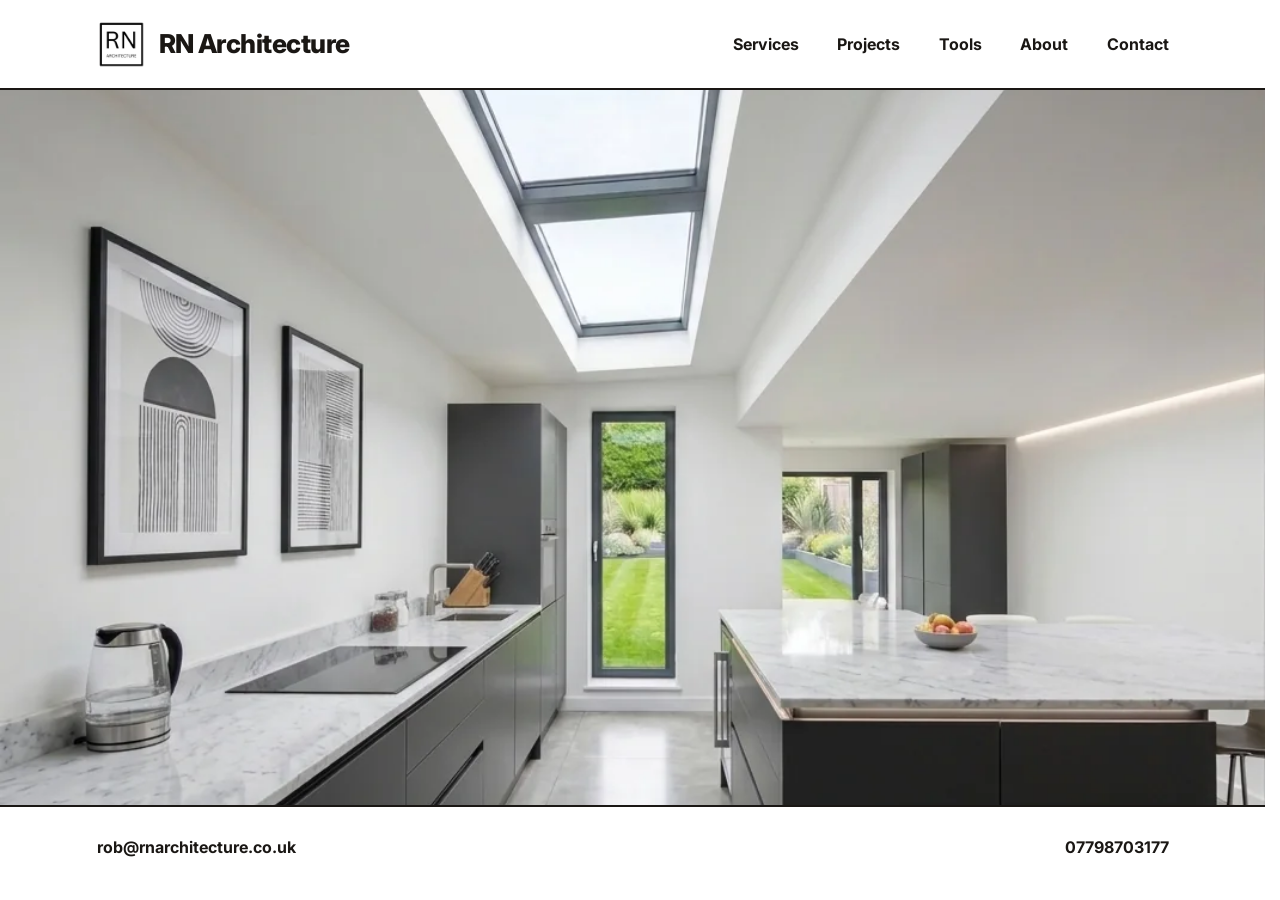
<file: index.html>
<!doctype html>
<html lang="en-GB">
<head>
<meta charset="utf-8">
<meta name="viewport" content="width=device-width, initial-scale=1">
<title>RN Architecture | Residential planning drawings in Devon</title>
<meta name="description" content="Residential planning drawings and planning applications in Devon, from Chartered Architectural Technologist Rob Nickels.">
<link rel="preconnect" href="https://fonts.googleapis.com">
<link rel="preconnect" href="https://fonts.gstatic.com" crossorigin>
<link rel="stylesheet" href="https://fonts.googleapis.com/css2?family=Inter:wght@400;500;600;700;800&display=swap">
<link rel="icon" href="logo.png">
<link rel="stylesheet" href="style.css">
</head>
<body class="home">
<header><div class="wrap">
<a class="mark" href="index.html"><img src="logo.png" alt="" width="48" height="48">RN Architecture</a>
<nav aria-label="Main">
<a href="services.html">Services</a>
<a href="projects.html">Projects</a>
<a href="tools.html">Tools</a>
<a href="about.html">About</a>
<a href="contact.html">Contact</a>
</nav>
</div></header>
<main>
<section class="hero">
<img class="bg" src="images/hero-kitchen.webp" alt="Modern kitchen extension with a long rooflight over a marble worktop and island" width="1058" height="992" fetchpriority="high">
<h1 class="sr">RN Architecture</h1>
</section>
</main>
<footer><div class="wrap">
<a href="mailto:rob@rnarchitecture.co.uk">rob@rnarchitecture.co.uk</a>
<a href="tel:+447798703177">07798703177</a>
</div></footer>
</body>
</html>
</file>
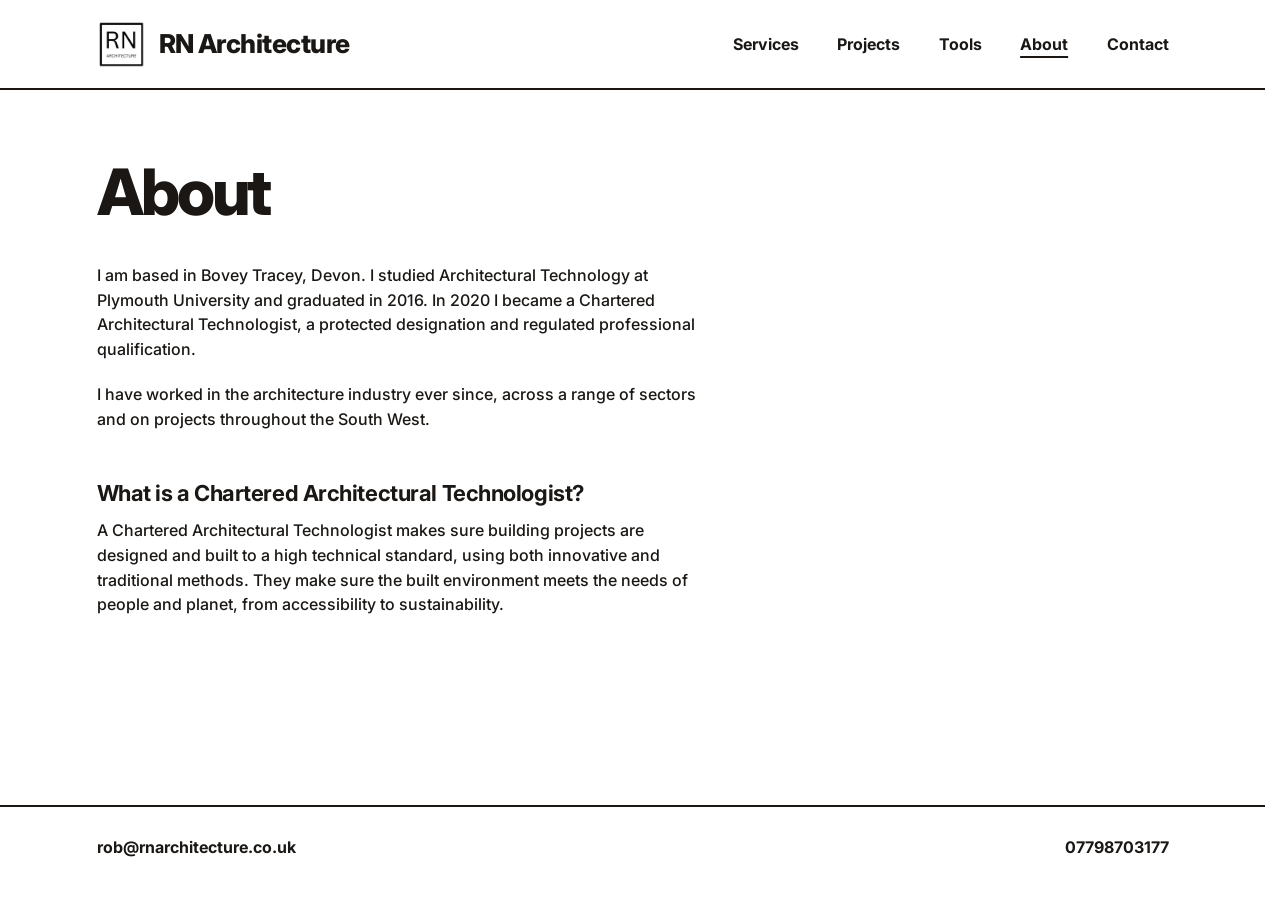
<file: about.html>
<!doctype html>
<html lang="en-GB">
<head>
<meta charset="utf-8">
<meta name="viewport" content="width=device-width, initial-scale=1">
<title>About | RN Architecture</title>
<meta name="description" content="Rob Nickels is a Chartered Architectural Technologist based in Bovey Tracey, Devon.">
<link rel="preconnect" href="https://fonts.googleapis.com">
<link rel="preconnect" href="https://fonts.gstatic.com" crossorigin>
<link rel="stylesheet" href="https://fonts.googleapis.com/css2?family=Inter:wght@400;500;600;700;800&display=swap">
<link rel="icon" href="logo.png">
<link rel="stylesheet" href="style.css">
</head>
<body>
<header><div class="wrap">
<a class="mark" href="index.html"><img src="logo.png" alt="" width="48" height="48">RN Architecture</a>
<nav aria-label="Main">
<a href="services.html">Services</a>
<a href="projects.html">Projects</a>
<a href="tools.html">Tools</a>
<a href="about.html" aria-current="page">About</a>
<a href="contact.html">Contact</a>
</nav>
</div></header>
<main><div class="wrap">
<h1>About</h1>
<div class="prose">
<p>I am based in Bovey Tracey, Devon. I studied Architectural Technology at Plymouth University and graduated in 2016. In 2020 I became a Chartered Architectural Technologist, a protected designation and regulated professional qualification.</p>
<p>I have worked in the architecture industry ever since, across a range of sectors and on projects throughout the South West.</p>
<h2>What is a Chartered Architectural Technologist?</h2>
<p>A Chartered Architectural Technologist makes sure building projects are designed and built to a high technical standard, using both innovative and traditional methods. They make sure the built environment meets the needs of people and planet, from accessibility to sustainability.</p>
</div>
</div></main>
<footer><div class="wrap">
<a href="mailto:rob@rnarchitecture.co.uk">rob@rnarchitecture.co.uk</a>
<a href="tel:+447798703177">07798703177</a>
</div></footer>
</body>
</html>
</file>
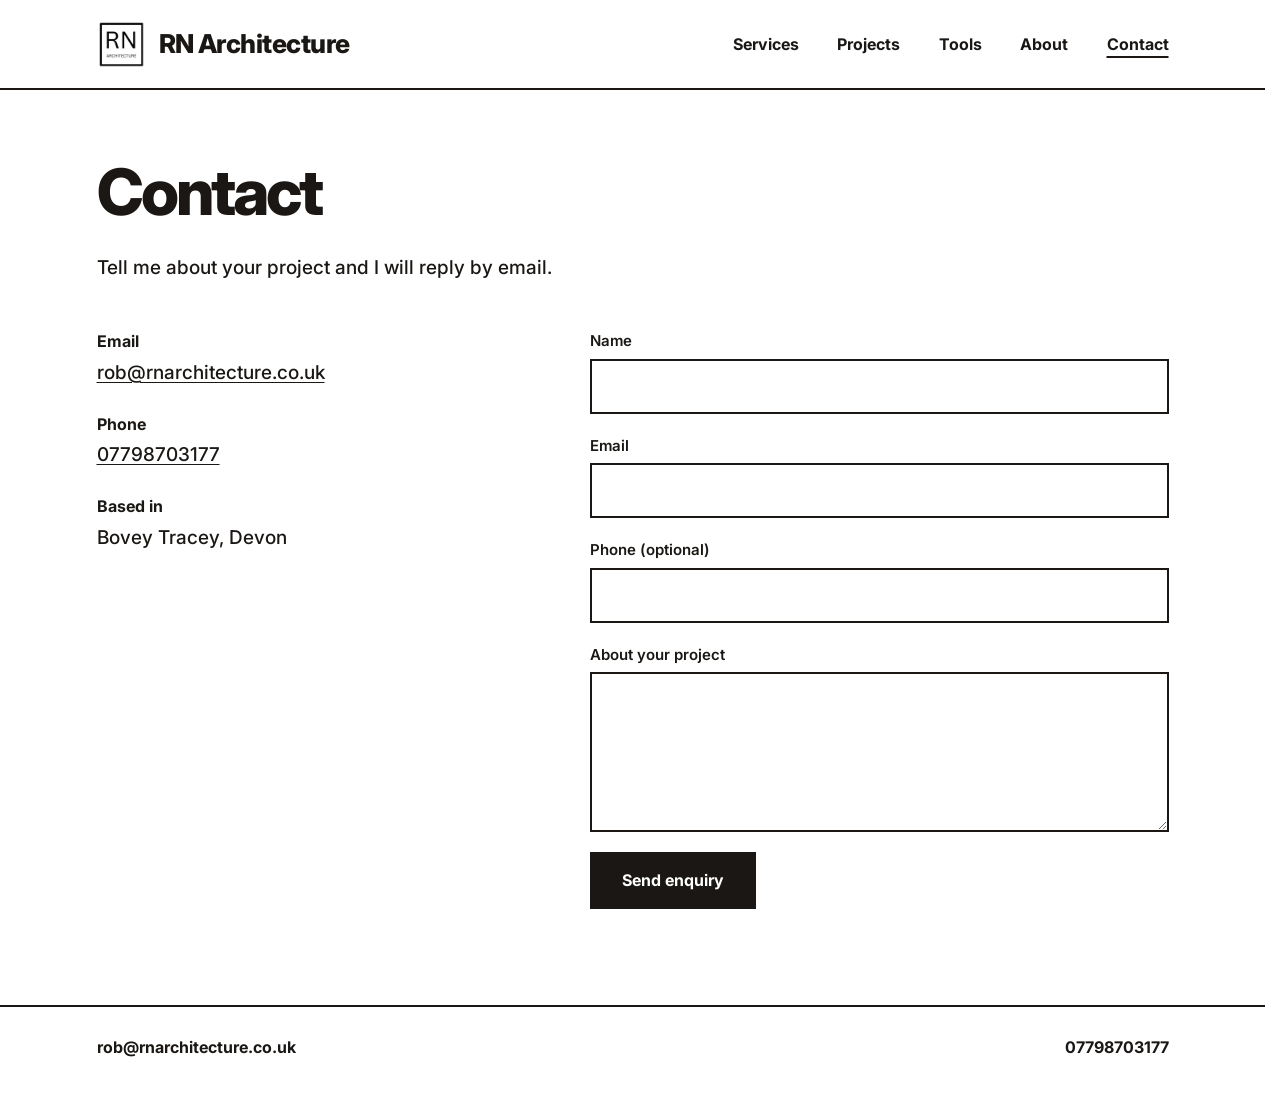
<file: contact.html>
<!doctype html>
<html lang="en-GB">
<head>
<meta charset="utf-8">
<meta name="viewport" content="width=device-width, initial-scale=1">
<title>Contact | RN Architecture</title>
<meta name="description" content="Get in touch to discuss a residential planning project in Devon.">
<link rel="preconnect" href="https://fonts.googleapis.com">
<link rel="preconnect" href="https://fonts.gstatic.com" crossorigin>
<link rel="stylesheet" href="https://fonts.googleapis.com/css2?family=Inter:wght@400;500;600;700;800&display=swap">
<link rel="icon" href="logo.png">
<link rel="stylesheet" href="style.css">
</head>
<body>
<header><div class="wrap">
<a class="mark" href="index.html"><img src="logo.png" alt="" width="48" height="48">RN Architecture</a>
<nav aria-label="Main">
<a href="services.html">Services</a>
<a href="projects.html">Projects</a>
<a href="tools.html">Tools</a>
<a href="about.html">About</a>
<a href="contact.html" aria-current="page">Contact</a>
</nav>
</div></header>
<main><div class="wrap">
<h1>Contact</h1>
<p class="lead">Tell me about your project and I will reply by email.</p>
<div class="cols">
<dl>
<dt>Email</dt><dd><a href="mailto:rob@rnarchitecture.co.uk">rob@rnarchitecture.co.uk</a></dd>
<dt>Phone</dt><dd><a href="tel:+447798703177">07798703177</a></dd>
<dt>Based in</dt><dd>Bovey Tracey, Devon</dd>
</dl>
<form name="enquiry" method="POST" action="thanks.html" data-netlify="true" netlify-honeypot="bot-field">
<input type="hidden" name="form-name" value="enquiry">
<p class="hp"><label>Leave this empty <input name="bot-field"></label></p>
<label>Name <input type="text" name="name" autocomplete="name" required></label>
<label>Email <input type="email" name="email" autocomplete="email" required></label>
<label>Phone (optional) <input type="tel" name="phone" autocomplete="tel"></label>
<label>About your project <textarea name="message" required></textarea></label>
<button type="submit">Send enquiry</button>
</form>
</div>
</div></main>
<footer><div class="wrap">
<a href="mailto:rob@rnarchitecture.co.uk">rob@rnarchitecture.co.uk</a>
<a href="tel:+447798703177">07798703177</a>
</div></footer>
</body>
</html>
</file>
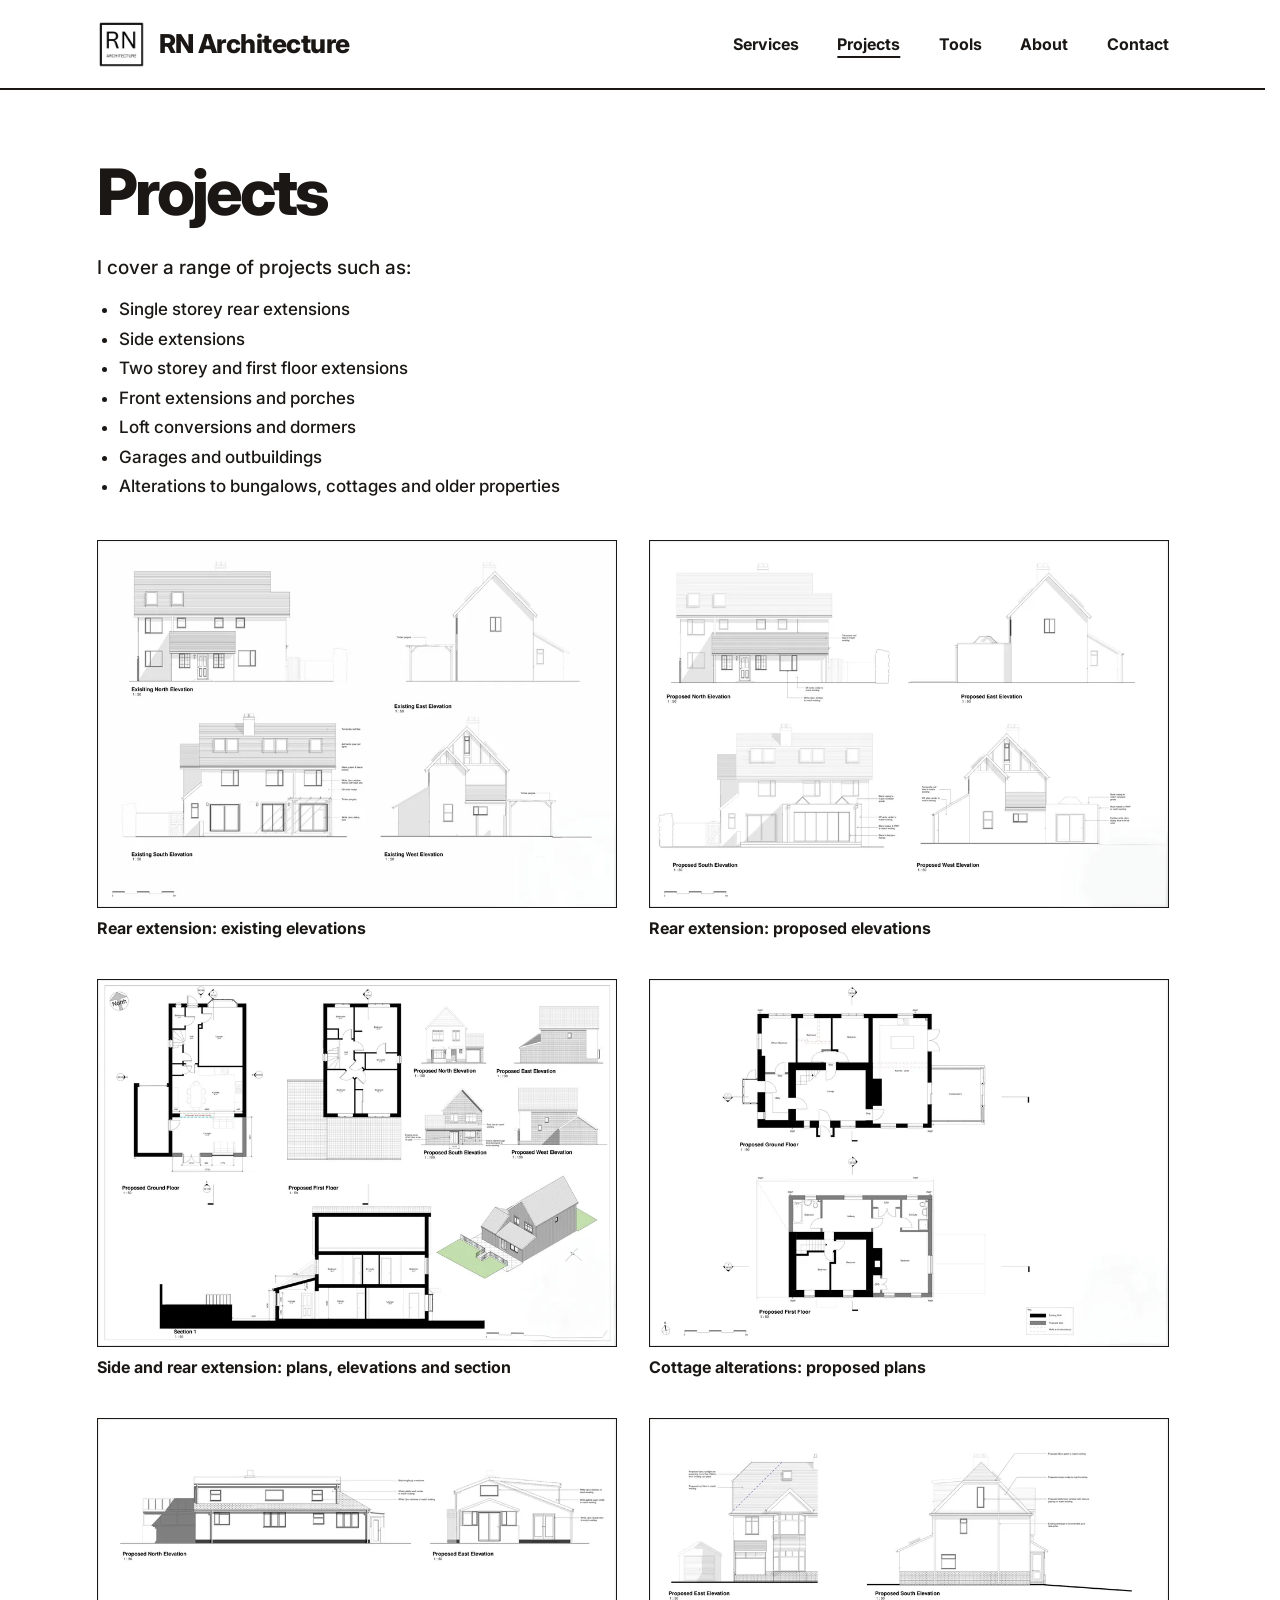
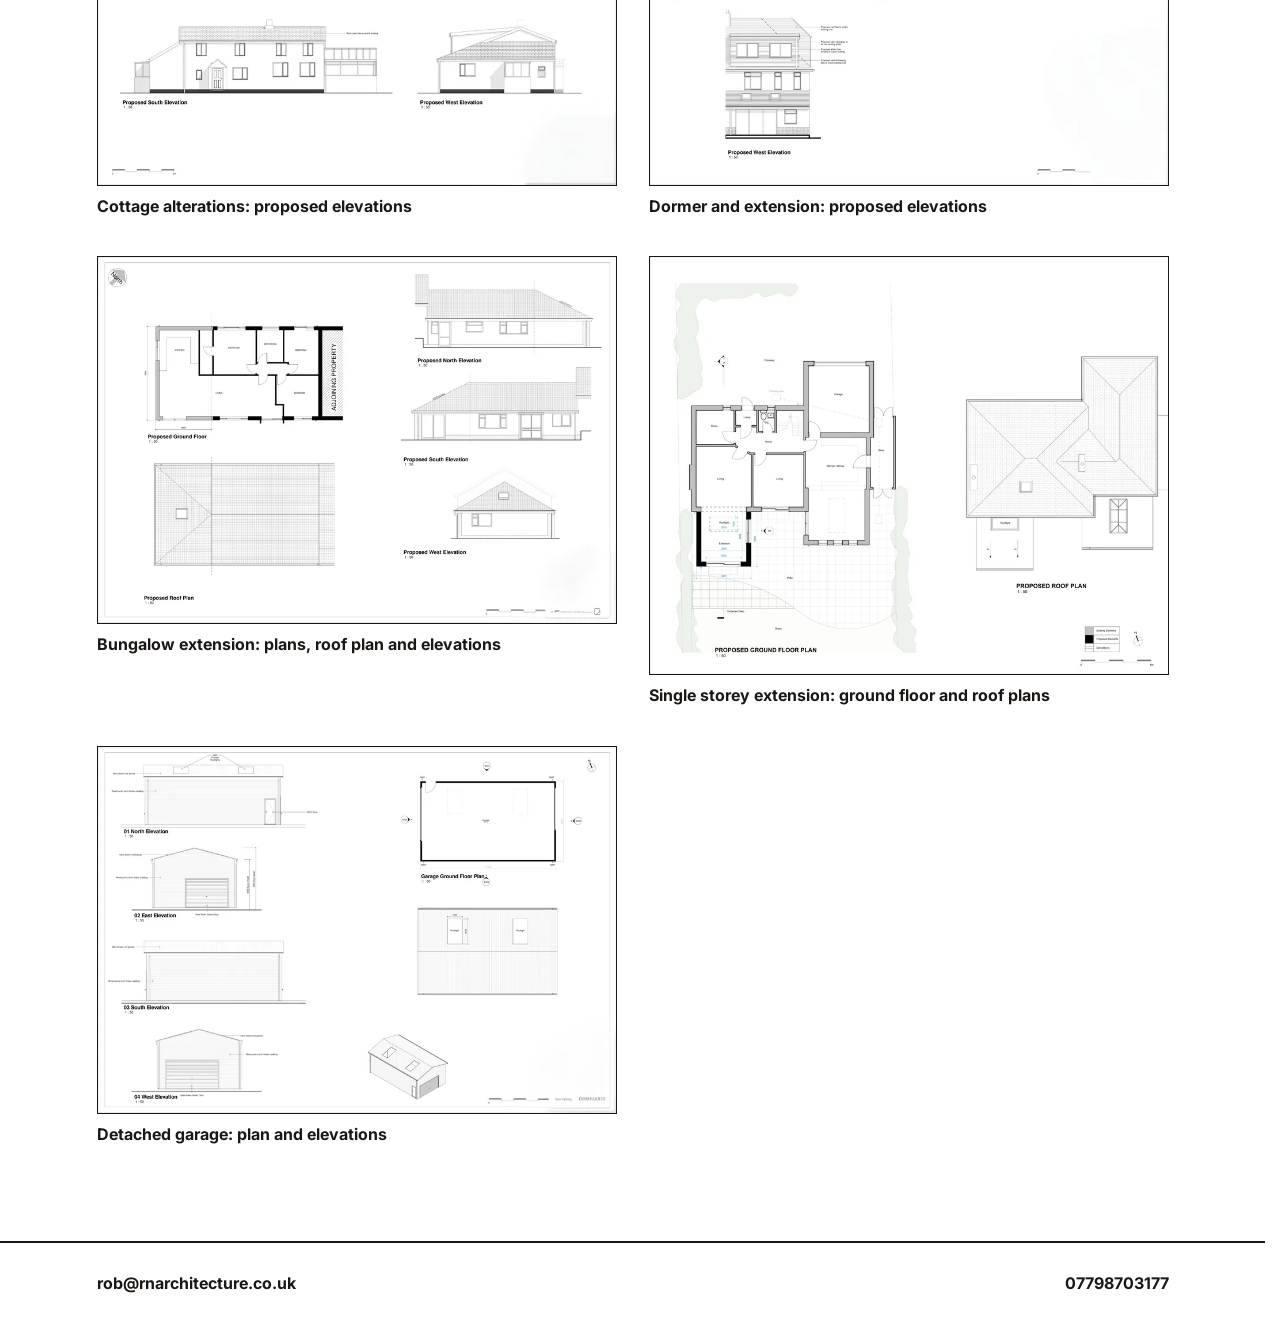
<file: projects.html>
<!doctype html>
<html lang="en-GB">
<head>
<meta charset="utf-8">
<meta name="viewport" content="width=device-width, initial-scale=1">
<title>Projects | RN Architecture</title>
<meta name="description" content="Selected residential planning projects across Devon: extensions, garages and workshops.">
<link rel="preconnect" href="https://fonts.googleapis.com">
<link rel="preconnect" href="https://fonts.gstatic.com" crossorigin>
<link rel="stylesheet" href="https://fonts.googleapis.com/css2?family=Inter:wght@400;500;600;700;800&display=swap">
<link rel="icon" href="logo.png">
<link rel="stylesheet" href="style.css">
</head>
<body>
<header><div class="wrap">
<a class="mark" href="index.html"><img src="logo.png" alt="" width="48" height="48">RN Architecture</a>
<nav aria-label="Main">
<a href="services.html">Services</a>
<a href="projects.html" aria-current="page">Projects</a>
<a href="tools.html">Tools</a>
<a href="about.html">About</a>
<a href="contact.html">Contact</a>
</nav>
</div></header>
<main><div class="wrap">
<h1>Projects</h1>
<p class="lead">I cover a range of projects such as:</p>
<ul class="bullets">
<li>Single storey rear extensions</li>
<li>Side extensions</li>
<li>Two storey and first floor extensions</li>
<li>Front extensions and porches</li>
<li>Loft conversions and dormers</li>
<li>Garages and outbuildings</li>
<li>Alterations to bungalows, cottages and older properties</li>
</ul>
<div class="gallery">
<figure><div class="shot"><img src="images/rear-extension-existing.webp" srcset="images/rear-extension-existing.webp 900w, images/rear-extension-existing-full.webp 2000w" sizes="(max-width:760px) 100vw, 560px" alt="Existing north, east, south and west elevations of a two-storey house, drawn at 1:50" width="900" height="636" loading="lazy"></div><figcaption>Rear extension: existing elevations</figcaption></figure>
<figure><div class="shot"><img src="images/rear-extension-proposed.webp" srcset="images/rear-extension-proposed.webp 900w, images/rear-extension-proposed-full.webp 2000w" sizes="(max-width:760px) 100vw, 560px" alt="Proposed elevations showing a single storey rear extension with bi-fold doors and roof lanterns, drawn at 1:50" width="900" height="636" loading="lazy"></div><figcaption>Rear extension: proposed elevations</figcaption></figure>
<figure><div class="shot"><img src="images/side-rear-extension.webp" srcset="images/side-rear-extension.webp 900w, images/side-rear-extension-full.webp 2000w" sizes="(max-width:760px) 100vw, 560px" alt="Proposed floor plans, elevations, section and 3D view of a side and rear extension to a house" width="900" height="636" loading="lazy"></div><figcaption>Side and rear extension: plans, elevations and section</figcaption></figure>
<figure><div class="shot"><img src="images/cottage-plans.webp" srcset="images/cottage-plans.webp 900w, images/cottage-plans-full.webp 2000w" sizes="(max-width:760px) 100vw, 560px" alt="Proposed ground and first floor plans for alterations to a cottage, drawn at 1:50" width="900" height="636" loading="lazy"></div><figcaption>Cottage alterations: proposed plans</figcaption></figure>
<figure><div class="shot"><img src="images/cottage-elevations.webp" srcset="images/cottage-elevations.webp 900w, images/cottage-elevations-full.webp 2000w" sizes="(max-width:760px) 100vw, 560px" alt="Proposed north, east, south and west elevations for alterations to a cottage, drawn at 1:50" width="900" height="636" loading="lazy"></div><figcaption>Cottage alterations: proposed elevations</figcaption></figure>
<figure><div class="shot"><img src="images/dormer-extension.webp" srcset="images/dormer-extension.webp 900w, images/dormer-extension-full.webp 2000w" sizes="(max-width:760px) 100vw, 560px" alt="Proposed east, south and west elevations showing a rear dormer and ground floor extension, drawn at 1:50" width="900" height="636" loading="lazy"></div><figcaption>Dormer and extension: proposed elevations</figcaption></figure>
<figure><div class="shot"><img src="images/bungalow-extension.webp" srcset="images/bungalow-extension.webp 900w, images/bungalow-extension-full.webp 2000w" sizes="(max-width:760px) 100vw, 560px" alt="Proposed ground floor plan, roof plan and elevations of an extension to a bungalow" width="900" height="636" loading="lazy"></div><figcaption>Bungalow extension: plans, roof plan and elevations</figcaption></figure>
<figure><div class="shot"><img src="images/single-storey-extension.webp" srcset="images/single-storey-extension.webp 900w, images/single-storey-extension-full.webp 2000w" sizes="(max-width:760px) 100vw, 560px" alt="Proposed ground floor plan and roof plan showing a small single storey extension with rooflight, drawn at 1:50" width="900" height="724" loading="lazy"></div><figcaption>Single storey extension: ground floor and roof plans</figcaption></figure>
<figure><div class="shot"><img src="images/detached-garage.webp" srcset="images/detached-garage.webp 900w, images/detached-garage-full.webp 2000w" sizes="(max-width:760px) 100vw, 560px" alt="Plan, elevations and 3D view of a detached timber-clad garage" width="900" height="636" loading="lazy"></div><figcaption>Detached garage: plan and elevations</figcaption></figure>
</div>
</div></main>
<footer><div class="wrap">
<a href="mailto:rob@rnarchitecture.co.uk">rob@rnarchitecture.co.uk</a>
<a href="tel:+447798703177">07798703177</a>
</div></footer>
</body>
</html>
</file>
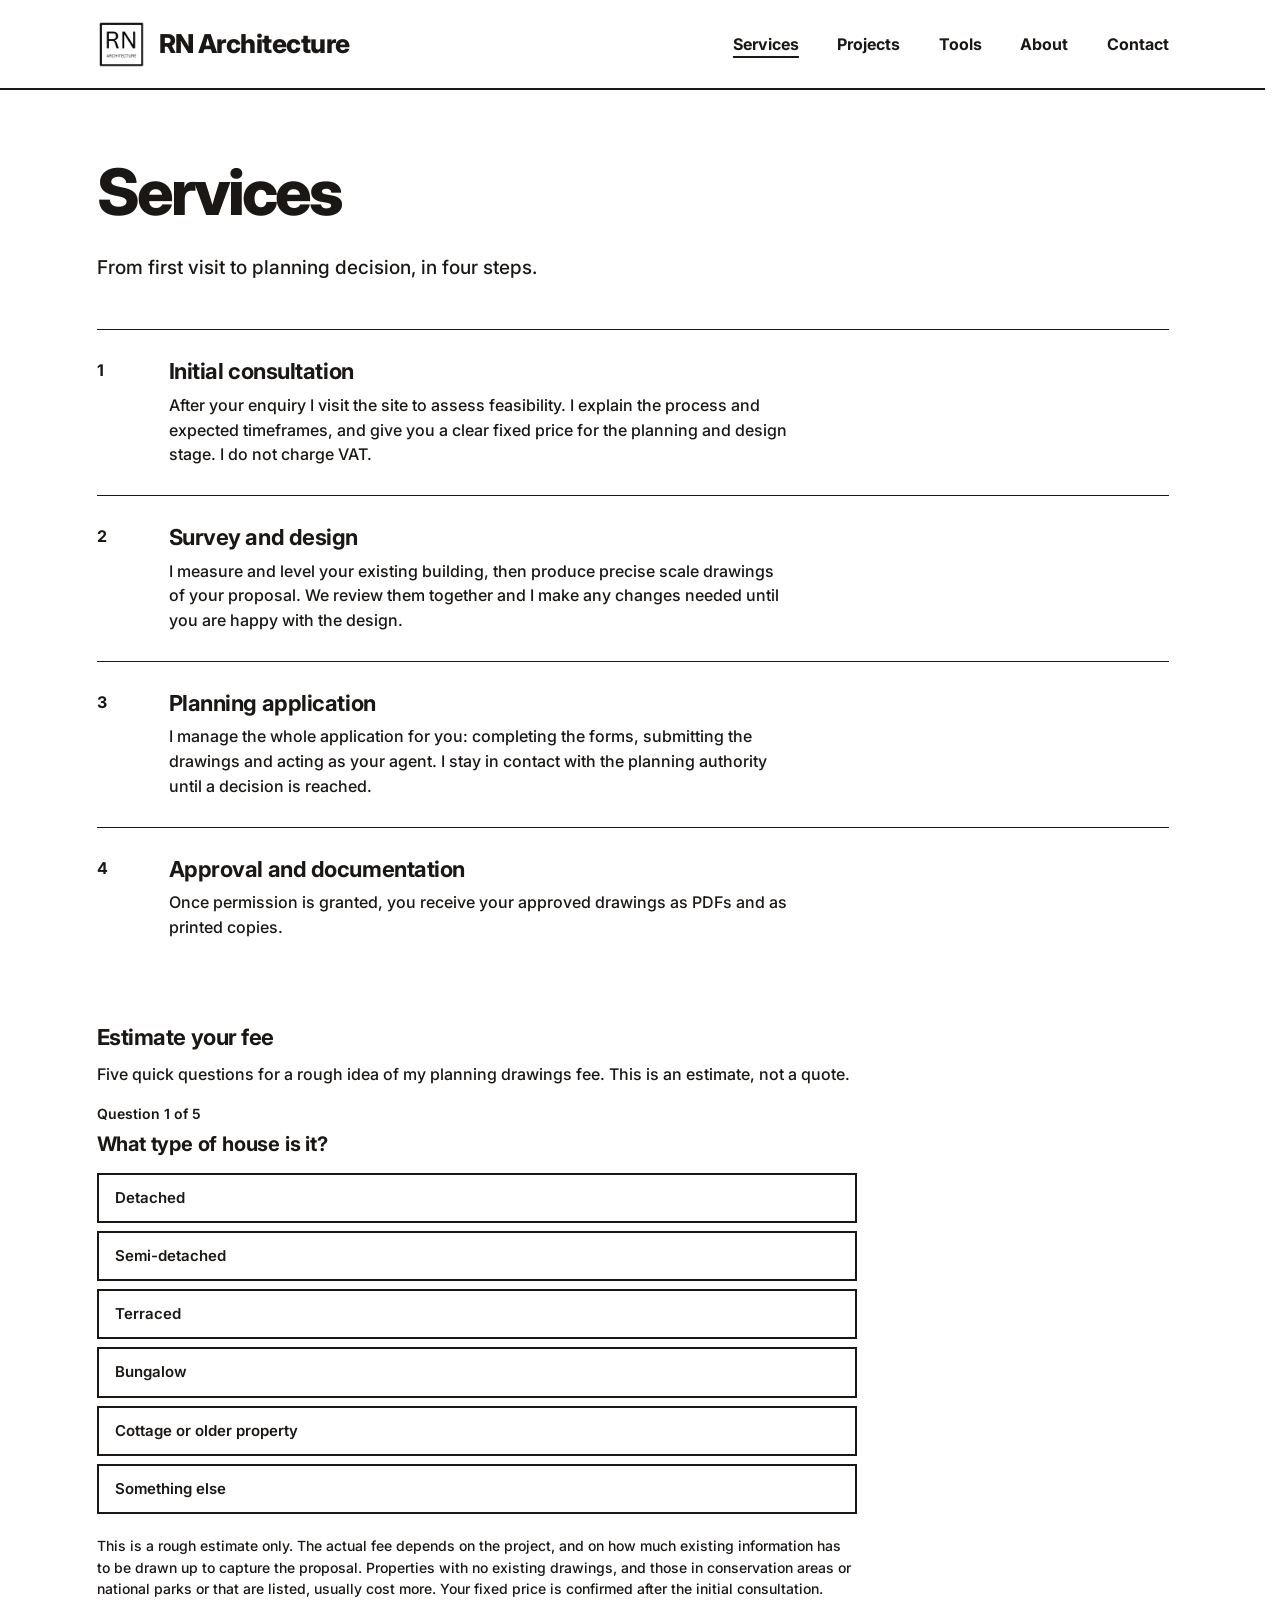
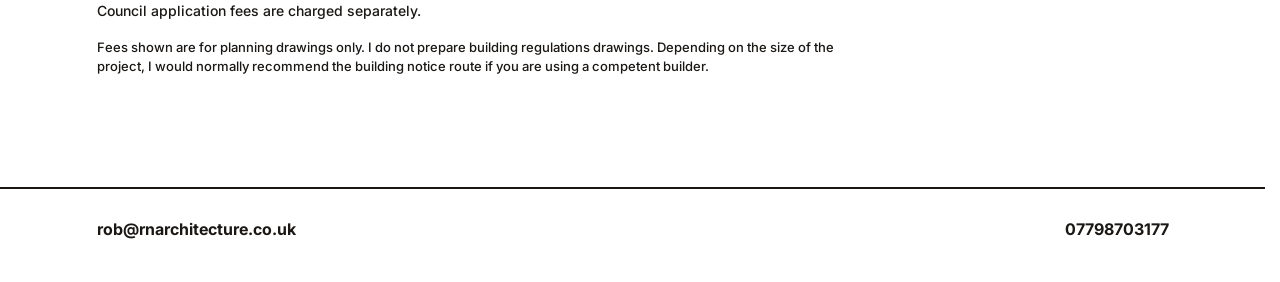
<file: services.html>
<!doctype html>
<html lang="en-GB">
<head>
<meta charset="utf-8">
<meta name="viewport" content="width=device-width, initial-scale=1">
<title>Services | RN Architecture</title>
<meta name="description" content="How I take a residential project from first visit to planning decision: consultation, survey and design, planning application and approved drawings.">
<link rel="preconnect" href="https://fonts.googleapis.com">
<link rel="preconnect" href="https://fonts.gstatic.com" crossorigin>
<link rel="stylesheet" href="https://fonts.googleapis.com/css2?family=Inter:wght@400;500;600;700;800&display=swap">
<link rel="icon" href="logo.png">
<link rel="stylesheet" href="style.css">
</head>
<body>
<header><div class="wrap">
<a class="mark" href="index.html"><img src="logo.png" alt="" width="48" height="48">RN Architecture</a>
<nav aria-label="Main">
<a href="services.html" aria-current="page">Services</a>
<a href="projects.html">Projects</a>
<a href="tools.html">Tools</a>
<a href="about.html">About</a>
<a href="contact.html">Contact</a>
</nav>
</div></header>
<main><div class="wrap">
<h1>Services</h1>
<p class="lead">From first visit to planning decision, in four steps.</p>
<ol class="steps">
<li><h2>Initial consultation</h2><p>After your enquiry I visit the site to assess feasibility. I explain the process and expected timeframes, and give you a clear fixed price for the planning and design stage. I do not charge VAT.</p></li>
<li><h2>Survey and design</h2><p>I measure and level your existing building, then produce precise scale drawings of your proposal. We review them together and I make any changes needed until you are happy with the design.</p></li>
<li><h2>Planning application</h2><p>I manage the whole application for you: completing the forms, submitting the drawings and acting as your agent. I stay in contact with the planning authority until a decision is reached.</p></li>
<li><h2>Approval and documentation</h2><p>Once permission is granted, you receive your approved drawings as PDFs and as printed copies.</p></li>
</ol>
<div class="tool">
<h2>Estimate your fee</h2>
<p>Five quick questions for a rough idea of my planning drawings fee. This is an estimate, not a quote.</p>
<div class="wz" id="wz"></div>
<noscript><p>Fees depend on the project. Get in touch for a price.</p></noscript>
<p class="note">This is a rough estimate only. The actual fee depends on the project, and on how much existing information has to be drawn up to capture the proposal. Properties with no existing drawings, and those in conservation areas or national parks or that are listed, usually cost more. Your fixed price is confirmed after the initial consultation. Council application fees are charged separately.</p>
<p class="fine">Fees shown are for planning drawings only. I do not prepare building regulations drawings. Depending on the size of the project, I would normally recommend the building notice route if you are using a competent builder.</p>
</div>
</div></main>
<footer><div class="wrap">
<a href="mailto:rob@rnarchitecture.co.uk">rob@rnarchitecture.co.uk</a>
<a href="tel:+447798703177">07798703177</a>
</div></footer>
<script>
(function(){
var F={base:900,plan:200,house:{detached:100,semi:0,terraced:0,bungalow:0,cottage:0,other:100},size:{single:0,double:300},multi:{one:0,more:150},dl:{no:0,yes:100,unsure:0},dh:{no:0,yes:100,unsure:100}};
var Q=[
{k:"house",l:"What type of house is it?",o:[["detached","Detached"],["semi","Semi-detached"],["terraced","Terraced"],["bungalow","Bungalow"],["cottage","Cottage or older property"],["other","Something else"]]},
{k:"size",l:"How big is the proposed extension?",o:[["single","Single storey"],["double","Two storey"]]},
{k:"multi",l:"Is it one extension, or more than one?",o:[["one","Just one extension"],["more","More than one, for example a single storey extension and a loft conversion"]]},
{k:"route",l:"Do you know if it needs planning permission?",o:[["pd","It should be permitted development, and I want a lawful development certificate"],["plan","It needs full planning permission"],["unsure","I\u2019m not sure"]]},
{k:"drain",l:"Will you need to build over, or close to, a drain?",o:[["no","No"],["yes","Yes"],["unsure","I\u2019m not sure"]]}
];
var box=document.getElementById("wz"),n=0,a={},lock=false;
function money(x){return "\u00a3"+x.toLocaleString("en-GB")}
function render(focus){
var q=Q[n],h='<p class="prog">Question '+(n+1)+' of '+Q.length+'</p><h3 class="q" tabindex="-1">'+q.l+'</h3>';
q.o.forEach(function(o){var s=a[q.k]===o[0];h+='<button type="button" class="opt'+(s?' sel':'')+'" data-v="'+o[0]+'" aria-pressed="'+s+'">'+o[1]+'</button>'});
if(n>0)h+='<button type="button" class="back" data-a="back">Back</button>';
box.innerHTML=h;if(focus)box.querySelector(".q").focus({preventScroll:true});
}
function result(){
var x=F.house[a.house]+F.size[a.size]+F.multi[a.multi];
var lo=F.base+(a.route==="plan"?F.plan:0)+x+F.dl[a.drain],hi=F.base+(a.route==="pd"?0:F.plan)+x+F.dh[a.drain];
box.innerHTML='<p class="prog">Your rough estimate (planning drawings only)</p><p class="chip ok big" role="status" tabindex="-1">Circa '+money(lo)+(hi>lo?' to '+money(hi):'')+'</p><p><a class="btn" href="contact.html">Send an enquiry</a><button type="button" class="back" data-a="again">Start again</button></p>';
box.querySelector(".chip").focus({preventScroll:true});
}
box.addEventListener("click",function(e){
var b=e.target.closest("button");if(!b||lock)return;
if(b.dataset.a==="back"){n--;render(true);return}
if(b.dataset.a==="again"){a={};n=0;render(true);return}
if(b.classList.contains("opt")){
a[Q[n].k]=b.dataset.v;box.querySelectorAll(".opt").forEach(function(x){x.classList.remove("sel")});b.classList.add("sel");lock=true;
setTimeout(function(){lock=false;if(n<Q.length-1){n++;render(true)}else{result()}},180);
}
});
render(false);
})();
</script>
</body>
</html>
</file>
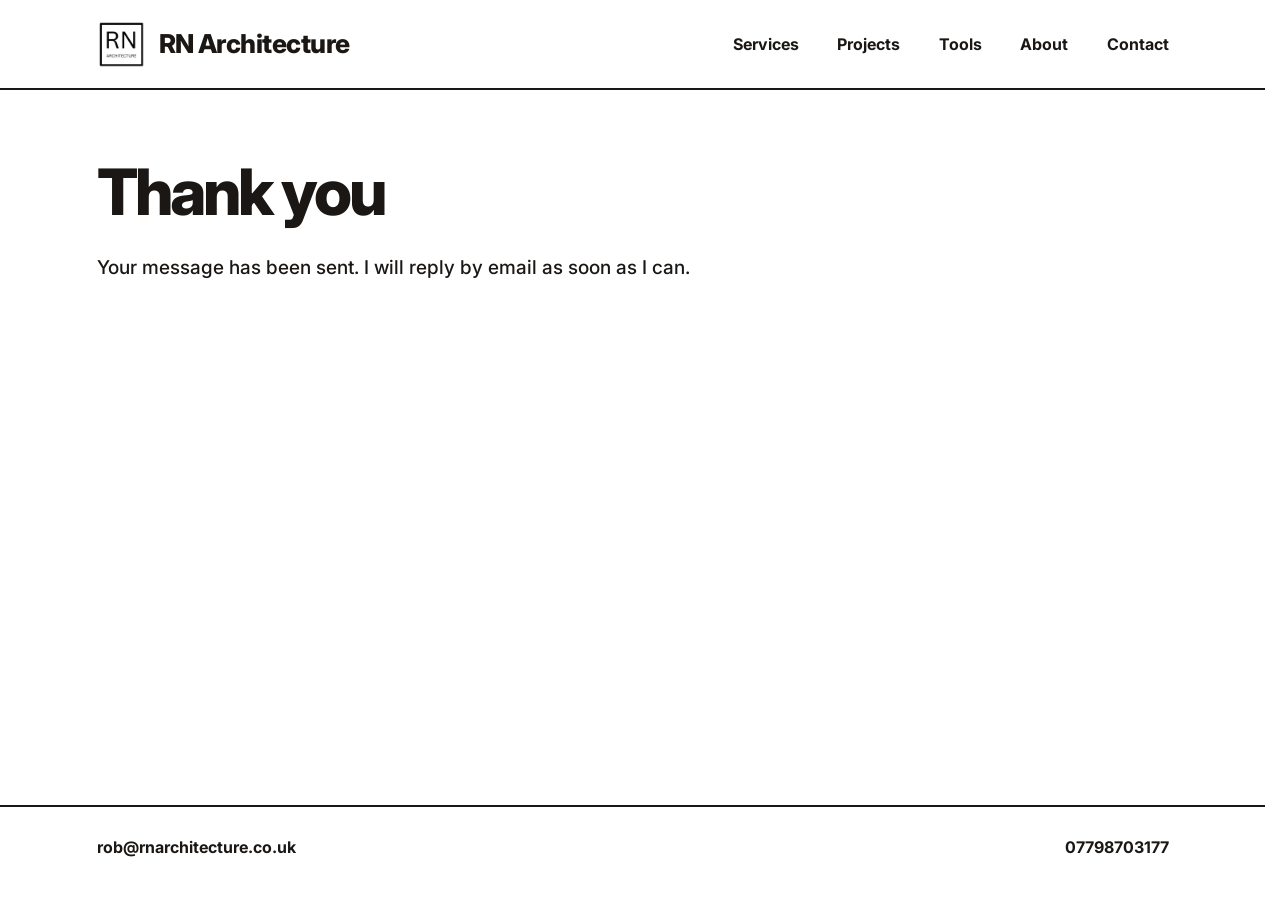
<file: thanks.html>
<!doctype html>
<html lang="en-GB">
<head>
<meta charset="utf-8">
<meta name="viewport" content="width=device-width, initial-scale=1">
<title>Message sent | RN Architecture</title>
<meta name="description" content="Your enquiry has been sent.">
<link rel="preconnect" href="https://fonts.googleapis.com">
<link rel="preconnect" href="https://fonts.gstatic.com" crossorigin>
<link rel="stylesheet" href="https://fonts.googleapis.com/css2?family=Inter:wght@400;500;600;700;800&display=swap">
<link rel="icon" href="logo.png">
<link rel="stylesheet" href="style.css">
</head>
<body>
<header><div class="wrap">
<a class="mark" href="index.html"><img src="logo.png" alt="" width="48" height="48">RN Architecture</a>
<nav aria-label="Main">
<a href="services.html">Services</a>
<a href="projects.html">Projects</a>
<a href="tools.html">Tools</a>
<a href="about.html">About</a>
<a href="contact.html">Contact</a>
</nav>
</div></header>
<main><div class="wrap">
<h1>Thank you</h1>
<p class="lead">Your message has been sent. I will reply by email as soon as I can.</p>
</div></main>
<footer><div class="wrap">
<a href="mailto:rob@rnarchitecture.co.uk">rob@rnarchitecture.co.uk</a>
<a href="tel:+447798703177">07798703177</a>
</div></footer>
</body>
</html>
</file>
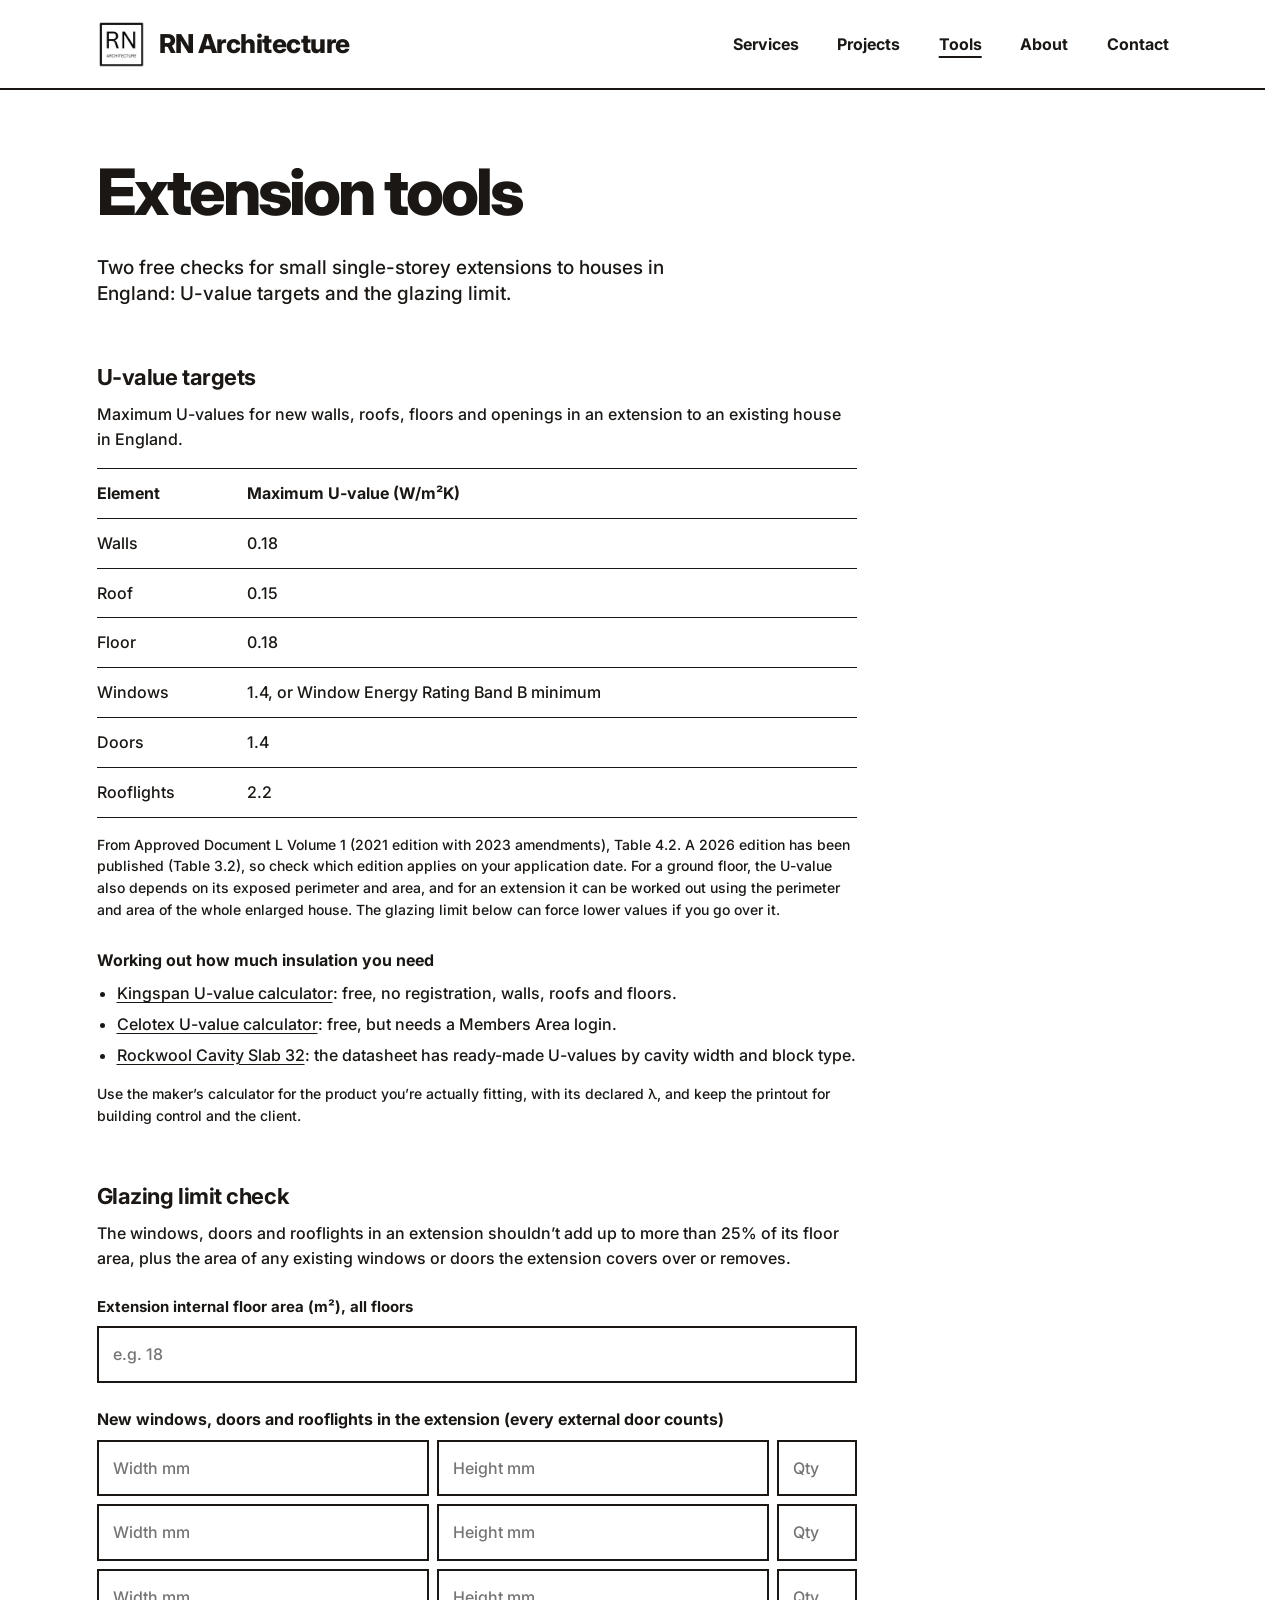
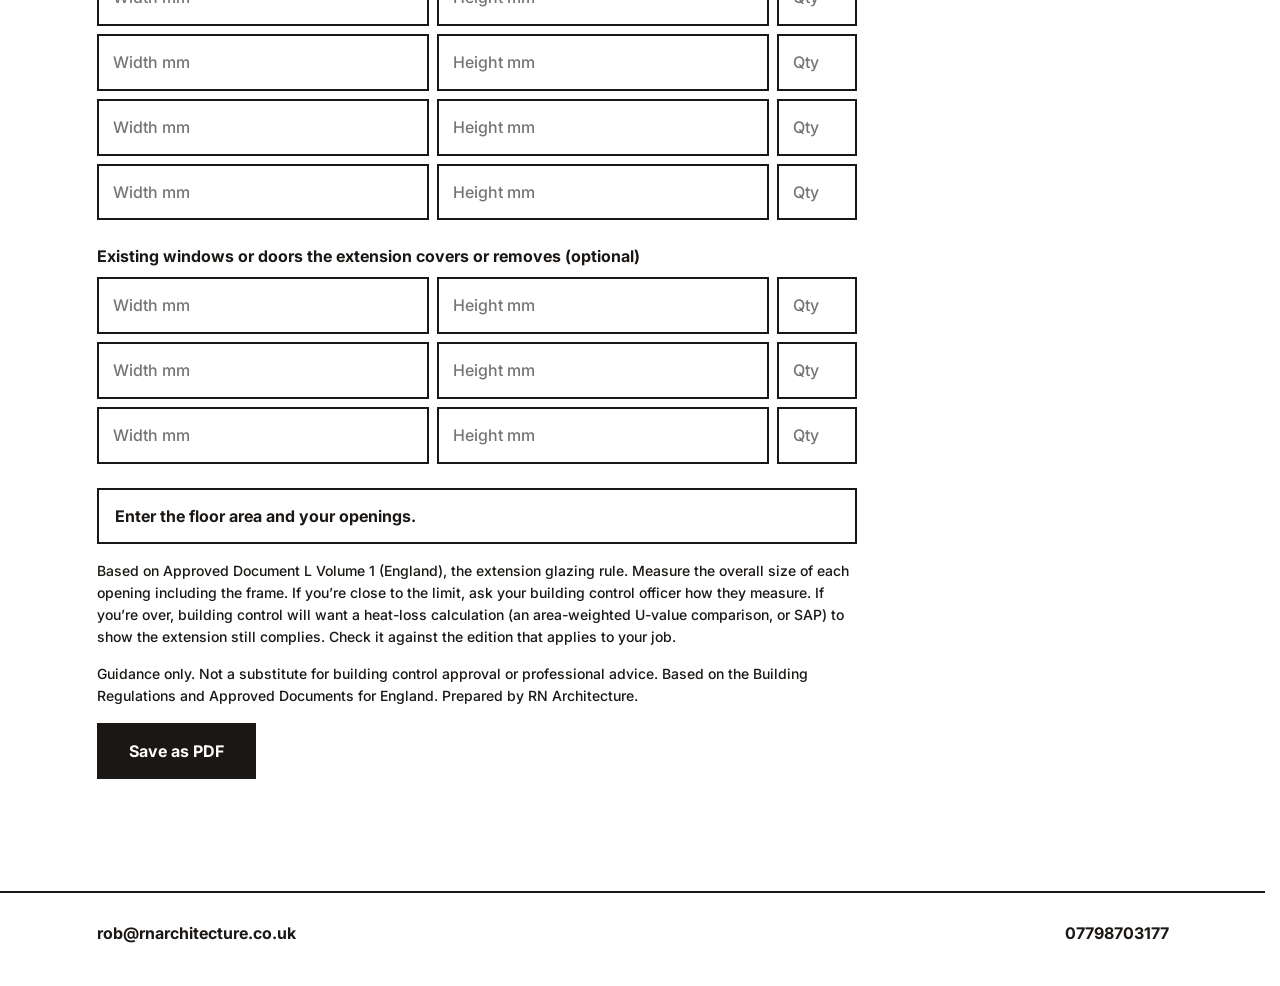
<file: tools.html>
<!doctype html>
<html lang="en-GB">
<head>
<meta charset="utf-8">
<meta name="viewport" content="width=device-width, initial-scale=1">
<title>Extension tools | RN Architecture</title>
<meta name="description" content="Free U-value targets and a glazing limit checker for small single-storey house extensions in England.">
<link rel="preconnect" href="https://fonts.googleapis.com">
<link rel="preconnect" href="https://fonts.gstatic.com" crossorigin>
<link rel="stylesheet" href="https://fonts.googleapis.com/css2?family=Inter:wght@400;500;600;700;800&display=swap">
<link rel="icon" href="logo.png">
<link rel="stylesheet" href="style.css">
</head>
<body>
<header><div class="wrap">
<a class="mark" href="index.html"><img src="logo.png" alt="" width="48" height="48">RN Architecture</a>
<nav aria-label="Main">
<a href="services.html">Services</a>
<a href="projects.html">Projects</a>
<a href="tools.html" aria-current="page">Tools</a>
<a href="about.html">About</a>
<a href="contact.html">Contact</a>
</nav>
</div></header>
<main><div class="wrap">
<h1>Extension tools</h1>
<p class="lead">Two free checks for small single-storey extensions to houses in England: U-value targets and the glazing limit.</p>
<div class="tool">
<h2>U-value targets</h2>
<p>Maximum U-values for new walls, roofs, floors and openings in an extension to an existing house in England.</p>
<table class="u"><tr><th>Element</th><th>Maximum U-value (W/m²K)</th></tr>
<tr><td>Walls</td><td>0.18</td></tr>
<tr><td>Roof</td><td>0.15</td></tr>
<tr><td>Floor</td><td>0.18</td></tr>
<tr><td>Windows</td><td>1.4, or Window Energy Rating Band B minimum</td></tr>
<tr><td>Doors</td><td>1.4</td></tr>
<tr><td>Rooflights</td><td>2.2</td></tr></table>
<p class="note">From Approved Document L Volume 1 (2021 edition with 2023 amendments), Table 4.2. A 2026 edition has been published (Table 3.2), so check which edition applies on your application date. For a ground floor, the U-value also depends on its exposed perimeter and area, and for an extension it can be worked out using the perimeter and area of the whole enlarged house. The glazing limit below can force lower values if you go over it.</p>
<h3>Working out how much insulation you need</h3>
<ul>
<li><a href="https://www.uvalue-calculator.co.uk" target="_blank" rel="noopener">Kingspan U-value calculator</a>: free, no registration, walls, roofs and floors.</li>
<li><a href="https://celotex.co.uk/technical-services/online-u-value-calculator" target="_blank" rel="noopener">Celotex U-value calculator</a>: free, but needs a Members Area login.</li>
<li><a href="https://www.rockwool.com/uk/applications/product-overview/trade-insulation-range/thermal-insulation-cavity-slab-32" target="_blank" rel="noopener">Rockwool Cavity Slab 32</a>: the datasheet has ready-made U-values by cavity width and block type.</li></ul>
<p class="note">Use the maker’s calculator for the product you’re actually fitting, with its declared λ, and keep the printout for building control and the client.</p>
<div id="glzc">
<h2>Glazing limit check</h2>
<p>The windows, doors and rooflights in an extension shouldn’t add up to more than 25% of its floor area, plus the area of any existing windows or doors the extension covers over or removes.</p>
<div class="noprint">
<div class="q"><label for="gfa">Extension internal floor area (m²), all floors</label><input type="text" inputmode="decimal" id="gfa" placeholder="e.g. 18"></div>
<div class="q"><b>New windows, doors and rooflights in the extension (every external door counts)</b><div id="gnew"></div></div>
<div class="q"><b>Existing windows or doors the extension covers or removes (optional)</b><div id="gcov"></div></div>
</div>
<p><span id="gout" class="chip" role="status">Enter the floor area and your openings.</span></p>
<p class="note">Based on Approved Document L Volume 1 (England), the extension glazing rule. Measure the overall size of each opening including the frame. If you’re close to the limit, ask your building control officer how they measure. If you’re over, building control will want a heat-loss calculation (an area-weighted U-value comparison, or SAP) to show the extension still complies. Check it against the edition that applies to your job.</p>
</div>
<p class="note">Guidance only. Not a substitute for building control approval or professional advice. Based on the Building Regulations and Approved Documents for England. Prepared by RN Architecture.</p>
<p class="noprint"><button type="button" onclick="window.print()">Save as PDF</button></p>
</div>
</div></main>
<footer><div class="wrap">
<a href="mailto:rob@rnarchitecture.co.uk">rob@rnarchitecture.co.uk</a>
<a href="tel:+447798703177">07798703177</a>
</div></footer>
<script>
(function(){
function rows(id,n){var h='';for(var i=0;i<n;i++)h+='<div class="gr"><input type="text" inputmode="numeric" placeholder="Width mm" aria-label="Width in millimetres"><input type="text" inputmode="numeric" placeholder="Height mm" aria-label="Height in millimetres"><input type="text" inputmode="numeric" placeholder="Qty" aria-label="Quantity"></div>';document.getElementById(id).innerHTML=h}
function area(id){var t=0;document.querySelectorAll('#'+id+' .gr').forEach(function(r){var v=r.querySelectorAll('input'),w=parseFloat(v[0].value),h=parseFloat(v[1].value),q=parseFloat(v[2].value);if(w>0&&h>0){t+=w*h*(q>0?q:1)/1e6}});return t}
function glz(){var fa=parseFloat(String(document.getElementById('gfa').value).replace(',','.'))||0,g=area('gnew'),c=area('gcov'),el=document.getElementById('gout');
if(!(fa>0)){el.className='chip';el.textContent='Enter the floor area and your openings.';return}
var lim=0.25*fa+c,ok=g<=lim+1e-9,pct=g/fa*100;
el.className='chip '+(ok?'ok':'bad');
el.textContent=(ok?'Within the limit: ':'Over the limit: ')+g.toFixed(2)+' m\u00b2 of openings ('+pct.toFixed(0)+'% of the floor area) against a limit of '+lim.toFixed(2)+' m\u00b2'+(ok?', with '+(lim-g).toFixed(2)+' m\u00b2 to spare.':'. You are over by '+(g-lim).toFixed(2)+' m\u00b2. Reduce the glazing, or check with building control before ordering.')}
rows('gnew',6);rows('gcov',3);
document.getElementById('glzc').addEventListener('input',glz);
})();
</script>
</body>
</html>
</file>
<file: style.css>
:root{--bg:#fff;--cream:#fff;--ink:#1A1714;--soft:#1A1714}
*{box-sizing:border-box}
html{-webkit-text-size-adjust:100%}
body{margin:0;background:var(--bg);color:var(--ink);font-family:Inter,system-ui,-apple-system,"Segoe UI",Roboto,Arial,sans-serif;font-size:16px;font-weight:500;line-height:1.55;min-height:100vh;display:flex;flex-direction:column}
a{color:inherit;text-underline-offset:3px}
a:hover{opacity:.6}
a:focus-visible,button:focus-visible,input:focus-visible,textarea:focus-visible{outline:3px solid var(--ink);outline-offset:3px}
.wrap{width:100%;max-width:1200px;margin:0 auto;padding-left:clamp(20px,5vw,64px);padding-right:clamp(20px,5vw,64px)}
header{background:var(--cream);border-bottom:2px solid var(--ink)}
header .wrap{display:flex;justify-content:space-between;align-items:center;gap:16px 24px;flex-wrap:wrap;min-height:88px;padding-top:12px;padding-bottom:12px}
.mark{display:flex;align-items:center;gap:14px;font-weight:800;font-size:26px;letter-spacing:-.02em;line-height:1.2;text-decoration:none}
.mark img{display:block;width:48px;height:48px}
@media (max-width:520px){.mark{font-size:20px;gap:10px}.mark img{width:36px;height:36px}}
nav{display:flex;flex-wrap:wrap;gap:8px clamp(16px,3vw,40px);font-size:16px;font-weight:700;margin-left:auto}
nav a{text-decoration:none}
nav a[aria-current="page"]{text-decoration:underline;text-decoration-thickness:2px;text-underline-offset:6px}
main{flex:1;padding-top:clamp(24px,6vw,72px)}
h1{margin:0;font-weight:800;letter-spacing:-.045em;line-height:.95;font-size:clamp(32px,5.5vw,64px)}
.home h1{font-size:clamp(40px,11.5vw,160px)}
.lead{margin:32px 0 0;font-size:clamp(17px,1.8vw,19px);line-height:1.4;max-width:34em;color:var(--soft)}
.strip{margin-top:clamp(48px,8vw,96px);border-top:2px solid var(--ink);padding-top:20px;font-weight:500}
.steps{list-style:none;margin:48px 0 0;padding:0}
.steps li{display:grid;grid-template-columns:48px 1fr;column-gap:24px;border-top:1px solid var(--ink);padding:28px 0}
.steps li::before{content:counter(s);counter-increment:s;grid-row:1 / span 2;font-weight:700}
.steps{counter-reset:s}
.steps h2{grid-column:2;margin:0 0 8px;font-size:22px;letter-spacing:-.02em;line-height:1.2}
.steps p{grid-column:2;margin:0;max-width:62ch;color:var(--soft)}
.list{list-style:none;margin:48px 0 0;padding:0;border-bottom:1px solid var(--ink)}
.list li{display:grid;grid-template-columns:1fr 1fr;gap:8px 24px;border-top:1px solid var(--ink);padding:18px 0;font-size:17px}
.list li span:first-child{font-weight:700;letter-spacing:-.01em}
.list li span:last-child{color:var(--soft)}
.prose{max-width:62ch;margin-top:40px}
.prose h2{margin:48px 0 12px;font-size:22px;letter-spacing:-.02em;line-height:1.2}
.prose p{margin:0 0 20px}
.cols{display:grid;grid-template-columns:1fr 1.3fr;gap:48px;margin-top:48px}
.cols dl{margin:0}
.cols dt{font-weight:700;margin-top:24px}
.cols dt:first-child{margin-top:0}
.cols dd{margin:4px 0 0;font-size:19px}
form{display:grid;gap:20px}
label{display:grid;gap:6px;font-weight:600;font-size:15px}
input,textarea{font:inherit;color:inherit;background:transparent;border:2px solid var(--ink);border-radius:0;padding:14px;width:100%}
textarea{min-height:160px;resize:vertical}
button{font:inherit;font-weight:700;background:var(--ink);color:var(--bg);border:0;padding:16px 32px;cursor:pointer;justify-self:start}
button:hover{opacity:.8}
.hp{position:absolute;left:-9999px}
footer{margin-top:clamp(48px,8vw,96px);background:var(--cream);border-top:2px solid var(--ink)}
footer .wrap{display:flex;flex-wrap:wrap;justify-content:space-between;gap:8px 32px;padding-top:28px;padding-bottom:40px;font-weight:500}
footer a{text-decoration:none;font-weight:700}
@media (max-width:760px){.cols{grid-template-columns:1fr}.list li{grid-template-columns:1fr}.steps li{grid-template-columns:32px 1fr;column-gap:16px}}

.tool{max-width:760px;margin-top:8px}
.tool h2{margin:56px 0 12px;font-size:22px;letter-spacing:-.02em;line-height:1.2}
.tool h3{margin:28px 0 8px;font-size:16px}
.tool p{margin:0 0 16px}
.tool .note{font-size:14px}
.tool ul{padding-left:20px;margin:0 0 16px}.tool li{margin-bottom:6px}
table.u{width:100%;border-collapse:collapse;margin:16px 0}
table.u th,table.u td{text-align:left;padding:12px 12px 12px 0;border-top:1px solid var(--ink);vertical-align:top}
table.u th{font-weight:700}
table.u tr:last-child td{border-bottom:1px solid var(--ink)}
.q{margin:24px 0}.q b,.q label{display:block;margin-bottom:8px;font-weight:700}
.gr{display:grid;grid-template-columns:1fr 1fr 80px;gap:8px;margin-bottom:8px}
.chip{display:block;border:2px solid var(--ink);padding:14px 16px;font-weight:700}
.chip.ok{background:var(--cream)}
.chip.bad{background:var(--ink);color:#fff}
@media print{header,footer,.noprint{display:none!important}body{font-size:12px}}

.gallery{display:grid;grid-template-columns:1fr 1fr;gap:40px 32px;margin-top:40px}
.gallery figure{margin:0}
.shot{display:block;width:100%;padding:0;border:1px solid var(--ink);background:#fff;line-height:0}
.shot img{display:block;width:100%;height:auto}
.gallery figcaption{margin-top:10px;font-weight:700;line-height:1.3}
@media (max-width:760px){.gallery{grid-template-columns:1fr}}

.sr{position:absolute;width:1px;height:1px;overflow:hidden;clip:rect(0 0 0 0);white-space:nowrap}
.hero{position:relative;height:min(72vh,780px);min-height:360px;background:var(--ink)}
.hero .bg{position:absolute;inset:0;width:100%;height:100%;object-fit:cover}
html{scrollbar-gutter:stable;background:var(--cream)}
.home{height:100vh;height:100dvh;overflow:hidden}
.home main{padding:0;display:flex;min-height:0}
.home .hero{flex:1;height:auto;min-height:0}
.home footer{margin-top:0}
.hero .bg{object-position:50% 68%}


.wz{min-height:27rem}
.wz .prog{margin:0 0 6px;font-size:14px;font-weight:600}
.wz .q{margin:0 0 16px;font-size:20px;letter-spacing:-.01em;line-height:1.3;outline:none}
.wz .opt{display:block;width:100%;text-align:left;background:transparent;color:var(--ink);border:2px solid var(--ink);padding:13px 16px;margin:0 0 8px;font-weight:600;font-size:15px;line-height:1.35}
.wz .opt:hover{background:#f3f3f3;opacity:1}
.wz .opt.sel{background:var(--ink);color:#fff}
.wz .back{background:none;color:var(--ink);border:0;padding:6px 0;margin-top:8px;font-weight:600;text-decoration:underline;text-underline-offset:3px}
.wz .chip{outline:none}
.chip.big{font-size:22px;letter-spacing:-.01em}
.btn{display:inline-block;background:var(--ink);color:#fff;padding:16px 32px;font-weight:700;text-decoration:none;margin-right:24px}

.fine{font-size:13px;line-height:1.45;margin-top:8px}

.bullets{margin:16px 0 0;padding-left:22px;max-width:34em;font-size:17px;line-height:1.5}
.bullets li{margin-bottom:4px}
</file>
